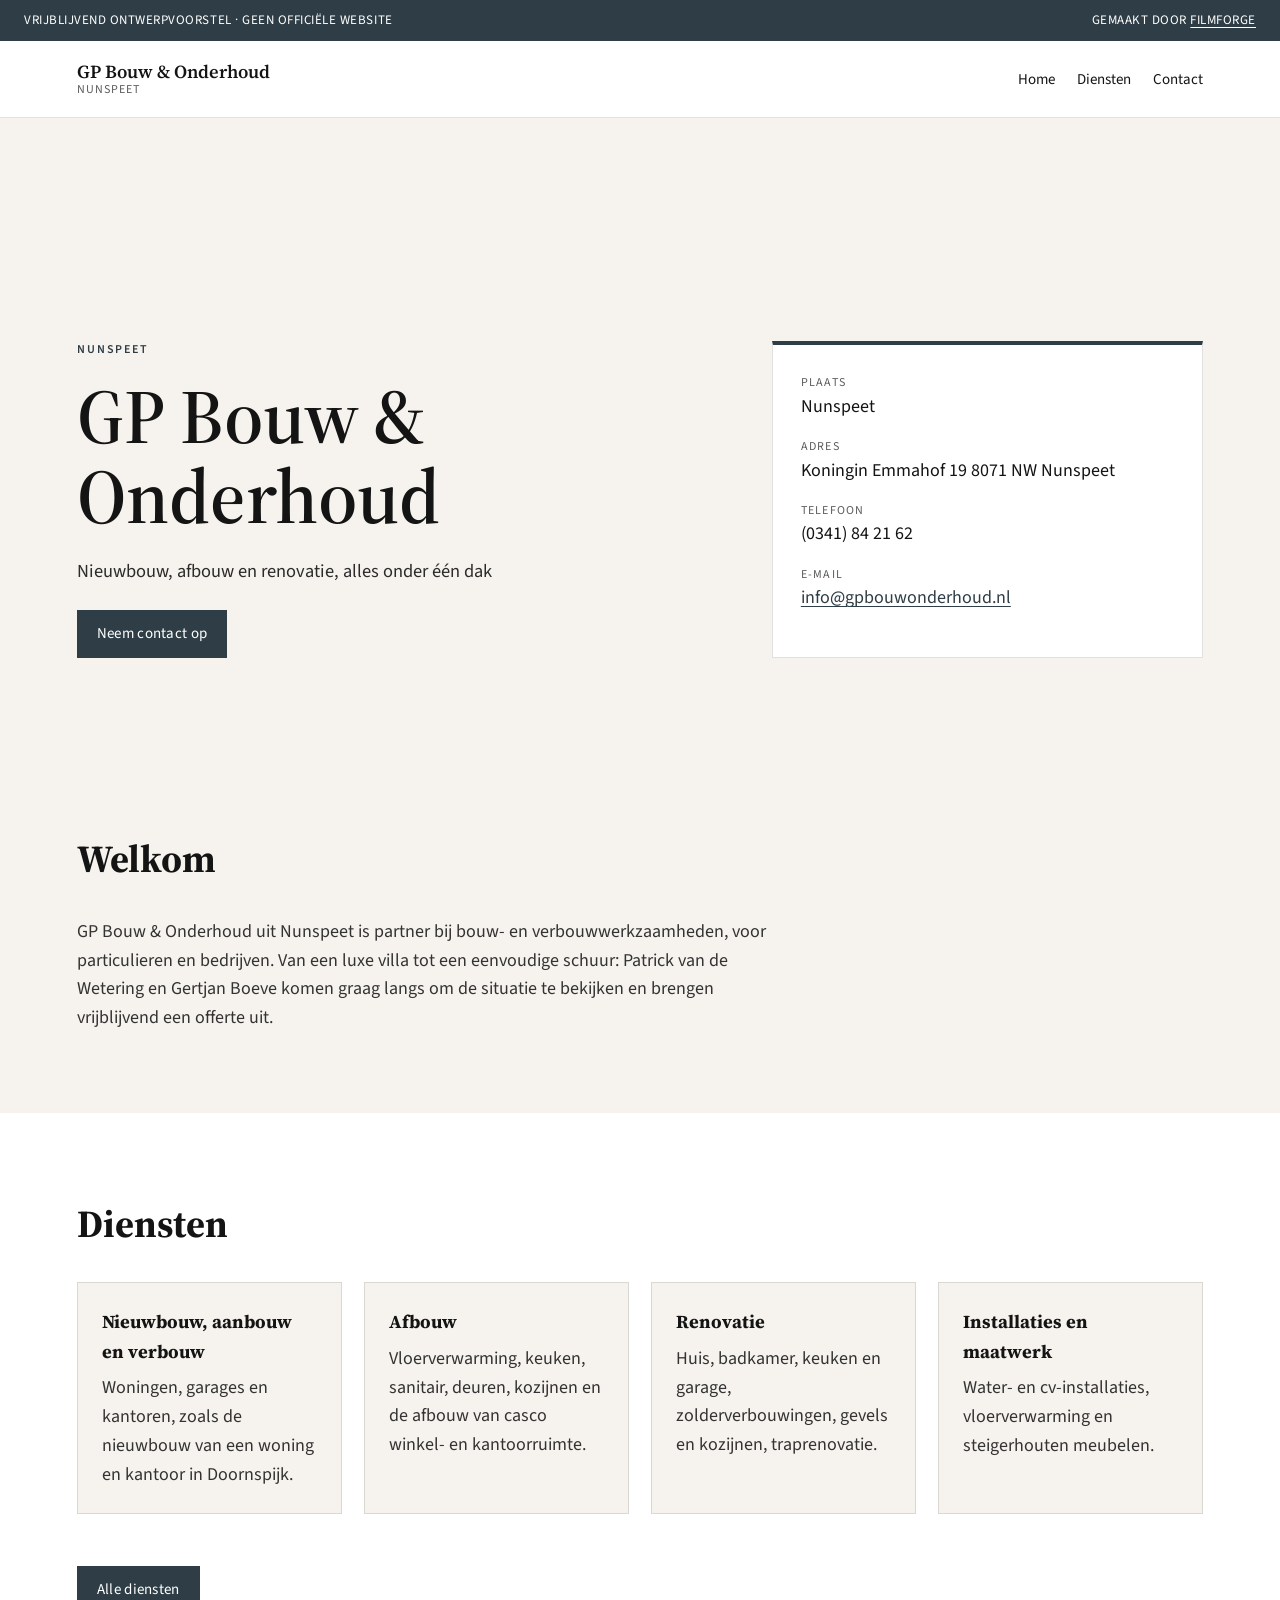
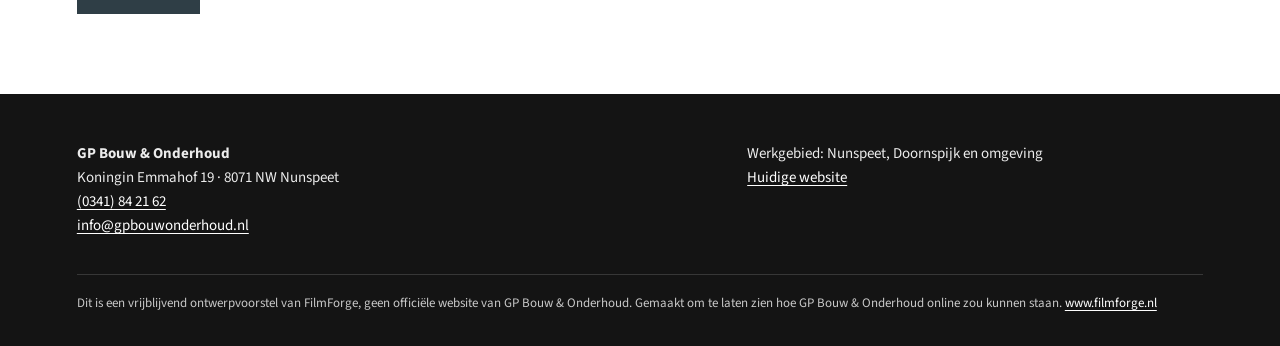
<file: index.html>
<!doctype html>
<html lang="nl">
<head>
<meta charset="utf-8">
<meta name="viewport" content="width=device-width, initial-scale=1">
<meta name="robots" content="noindex,nofollow">
<title>GP Bouw &amp; Onderhoud · Nunspeet</title>
<meta name="description" content="GP Bouw &amp; Onderhoud in Nunspeet — vrijblijvend ontwerpvoorstel van FilmForge.">
<link rel="preconnect" href="https://fonts.googleapis.com">
<link rel="preconnect" href="https://fonts.gstatic.com" crossorigin>
<link href="https://fonts.googleapis.com/css2?family=Source+Sans+3:wght@400;600&family=Source+Serif+4:opsz,wght@8..60,500;8..60,600&display=swap" rel="stylesheet">
<link rel="stylesheet" href="style.css">
</head>
<body>
<div class="ff-banner">
  <span>Vrijblijvend ontwerpvoorstel · geen officiële website</span>
  <span>Gemaakt door <a href="https://www.filmforge.nl" rel="noopener">FilmForge</a></span>
</div>
<header class="nav">
  <a class="brand" href="index.html">GP Bouw &amp; Onderhoud<small>Nunspeet</small></a>
  <nav>
    <ul>
      <li><a href="index.html" aria-current="page">Home</a></li>
      <li><a href="diensten.html">Diensten</a></li>
      <li><a href="contact.html">Contact</a></li>
    </ul>
  </nav>
</header>

<section class="hero">
  <div>
    <p class="eyebrow">Nunspeet</p>
    <h1>GP Bouw &amp; Onderhoud</h1>
    <p class="lede">Nieuwbouw, afbouw en renovatie, alles onder één dak</p>
    <a class="cta" href="contact.html">Neem contact op</a>
  </div>
  
    <aside class="hero-aside">
      <dl>
        <dt>Plaats</dt><dd>Nunspeet</dd>
        <dt>Adres</dt><dd>Koningin Emmahof 19 8071 NW Nunspeet</dd>
        <dt>Telefoon</dt><dd>(0341) 84 21 62</dd>
        <dt>E-mail</dt><dd><a href="mailto:info@gpbouwonderhoud.nl">info@gpbouwonderhoud.nl</a></dd>
      </dl>
    </aside>
</section>
<section class="section">
  <div class="prose">
    <h2>Welkom</h2>
    <p>GP Bouw &amp; Onderhoud uit Nunspeet is partner bij bouw- en verbouwwerkzaamheden, voor particulieren en bedrijven. Van een luxe villa tot een eenvoudige schuur: Patrick van de Wetering en Gertjan Boeve komen graag langs om de situatie te bekijken en brengen vrijblijvend een offerte uit.</p>
  </div>
</section>
<section class="section alt">
  <h2>Diensten</h2>
  <div class="grid"><article class="card"><h3>Nieuwbouw, aanbouw en verbouw</h3><p>Woningen, garages en kantoren, zoals de nieuwbouw van een woning en kantoor in Doornspijk.</p></article>
<article class="card"><h3>Afbouw</h3><p>Vloerverwarming, keuken, sanitair, deuren, kozijnen en de afbouw van casco winkel- en kantoorruimte.</p></article>
<article class="card"><h3>Renovatie</h3><p>Huis, badkamer, keuken en garage, zolderverbouwingen, gevels en kozijnen, traprenovatie.</p></article>
<article class="card"><h3>Installaties en maatwerk</h3><p>Water- en cv-installaties, vloerverwarming en steigerhouten meubelen.</p></article></div>
  <p style="margin-top:28px"><a class="cta" href="diensten.html">Alle diensten</a></p>
</section>

<footer class="site">
  <div class="footer-grid">
    <div>
      <strong>GP Bouw &amp; Onderhoud</strong>
      <p>Koningin Emmahof 19 · 8071 NW Nunspeet</p>
      <p><a href="tel:(0341)842162">(0341) 84 21 62</a></p>
      <p><a href="mailto:info@gpbouwonderhoud.nl">info@gpbouwonderhoud.nl</a></p>
    </div>
    <div>
      <p>Werkgebied: Nunspeet, Doornspijk en omgeving</p>
      <p><a href="https://gpbouwonderhoud.nl/">Huidige website</a></p>
    </div>
  </div>
  <p class="ff-note">Dit is een vrijblijvend ontwerpvoorstel van FilmForge, geen officiële website van GP Bouw &amp; Onderhoud. Gemaakt om te laten zien hoe GP Bouw &amp; Onderhoud online zou kunnen staan. <a href="https://www.filmforge.nl">www.filmforge.nl</a></p>
</footer>
</body>
</html>
</file>
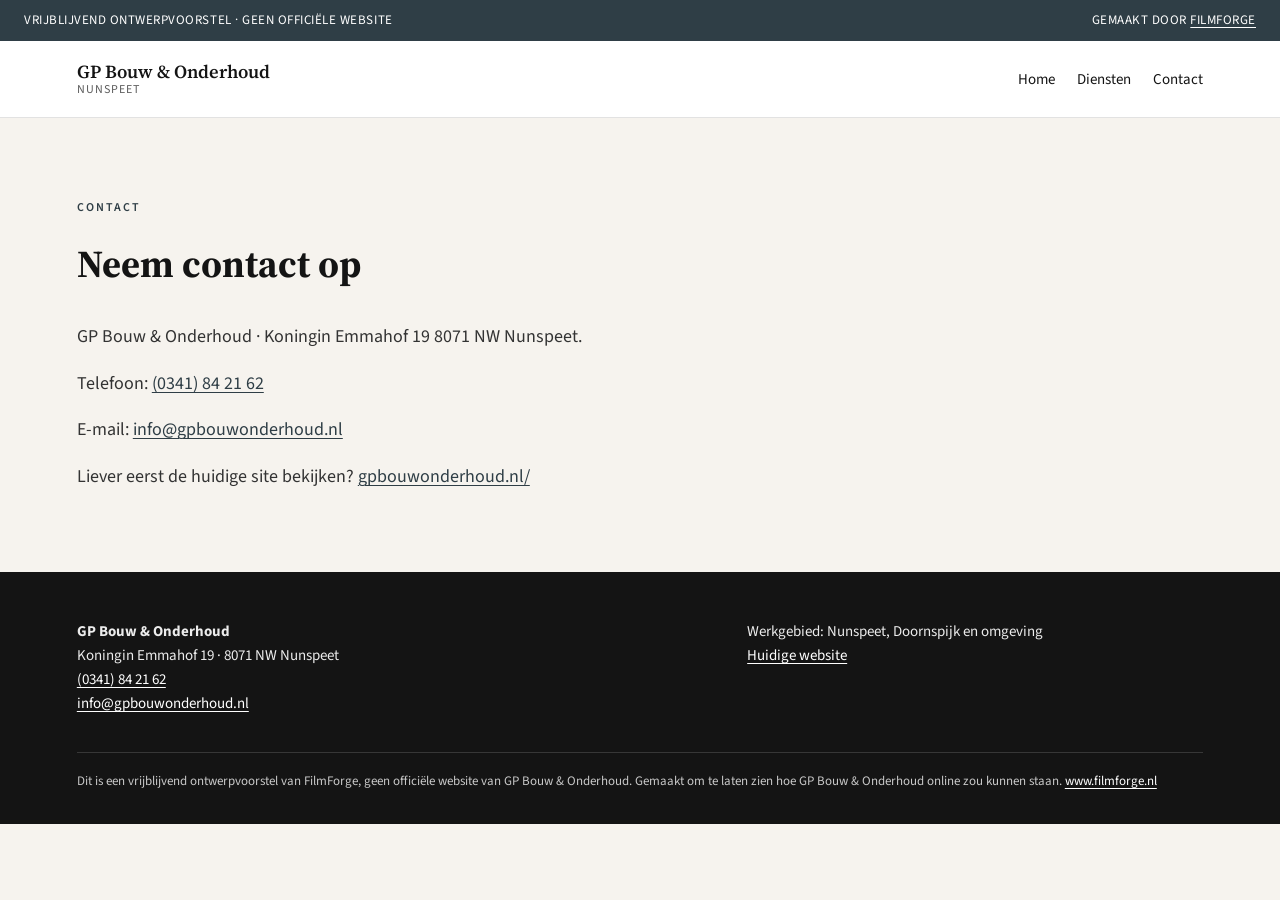
<file: contact.html>
<!doctype html>
<html lang="nl">
<head>
<meta charset="utf-8">
<meta name="viewport" content="width=device-width, initial-scale=1">
<meta name="robots" content="noindex,nofollow">
<title>Contact · GP Bouw &amp; Onderhoud</title>
<meta name="description" content="GP Bouw &amp; Onderhoud in Nunspeet — vrijblijvend ontwerpvoorstel van FilmForge.">
<link rel="preconnect" href="https://fonts.googleapis.com">
<link rel="preconnect" href="https://fonts.gstatic.com" crossorigin>
<link href="https://fonts.googleapis.com/css2?family=Source+Sans+3:wght@400;600&family=Source+Serif+4:opsz,wght@8..60,500;8..60,600&display=swap" rel="stylesheet">
<link rel="stylesheet" href="style.css">
</head>
<body>
<div class="ff-banner">
  <span>Vrijblijvend ontwerpvoorstel · geen officiële website</span>
  <span>Gemaakt door <a href="https://www.filmforge.nl" rel="noopener">FilmForge</a></span>
</div>
<header class="nav">
  <a class="brand" href="index.html">GP Bouw &amp; Onderhoud<small>Nunspeet</small></a>
  <nav>
    <ul>
      <li><a href="index.html">Home</a></li>
      <li><a href="diensten.html">Diensten</a></li>
      <li><a href="contact.html" aria-current="page">Contact</a></li>
    </ul>
  </nav>
</header>

<section class="section">
  <p class="eyebrow">Contact</p>
  <h2>Neem contact op</h2>
  <div class="prose">
    <p>GP Bouw &amp; Onderhoud · Koningin Emmahof 19 8071 NW Nunspeet.</p>
    <p>Telefoon: <a href='tel:(0341)842162'>(0341) 84 21 62</a></p>
    <p>E-mail: <a href="mailto:info@gpbouwonderhoud.nl">info@gpbouwonderhoud.nl</a></p>
    
    <p>Liever eerst de huidige site bekijken? <a href="https://gpbouwonderhoud.nl/">gpbouwonderhoud.nl/</a></p>
  </div>
</section>

<footer class="site">
  <div class="footer-grid">
    <div>
      <strong>GP Bouw &amp; Onderhoud</strong>
      <p>Koningin Emmahof 19 · 8071 NW Nunspeet</p>
      <p><a href="tel:(0341)842162">(0341) 84 21 62</a></p>
      <p><a href="mailto:info@gpbouwonderhoud.nl">info@gpbouwonderhoud.nl</a></p>
    </div>
    <div>
      <p>Werkgebied: Nunspeet, Doornspijk en omgeving</p>
      <p><a href="https://gpbouwonderhoud.nl/">Huidige website</a></p>
    </div>
  </div>
  <p class="ff-note">Dit is een vrijblijvend ontwerpvoorstel van FilmForge, geen officiële website van GP Bouw &amp; Onderhoud. Gemaakt om te laten zien hoe GP Bouw &amp; Onderhoud online zou kunnen staan. <a href="https://www.filmforge.nl">www.filmforge.nl</a></p>
</footer>
</body>
</html>
</file>
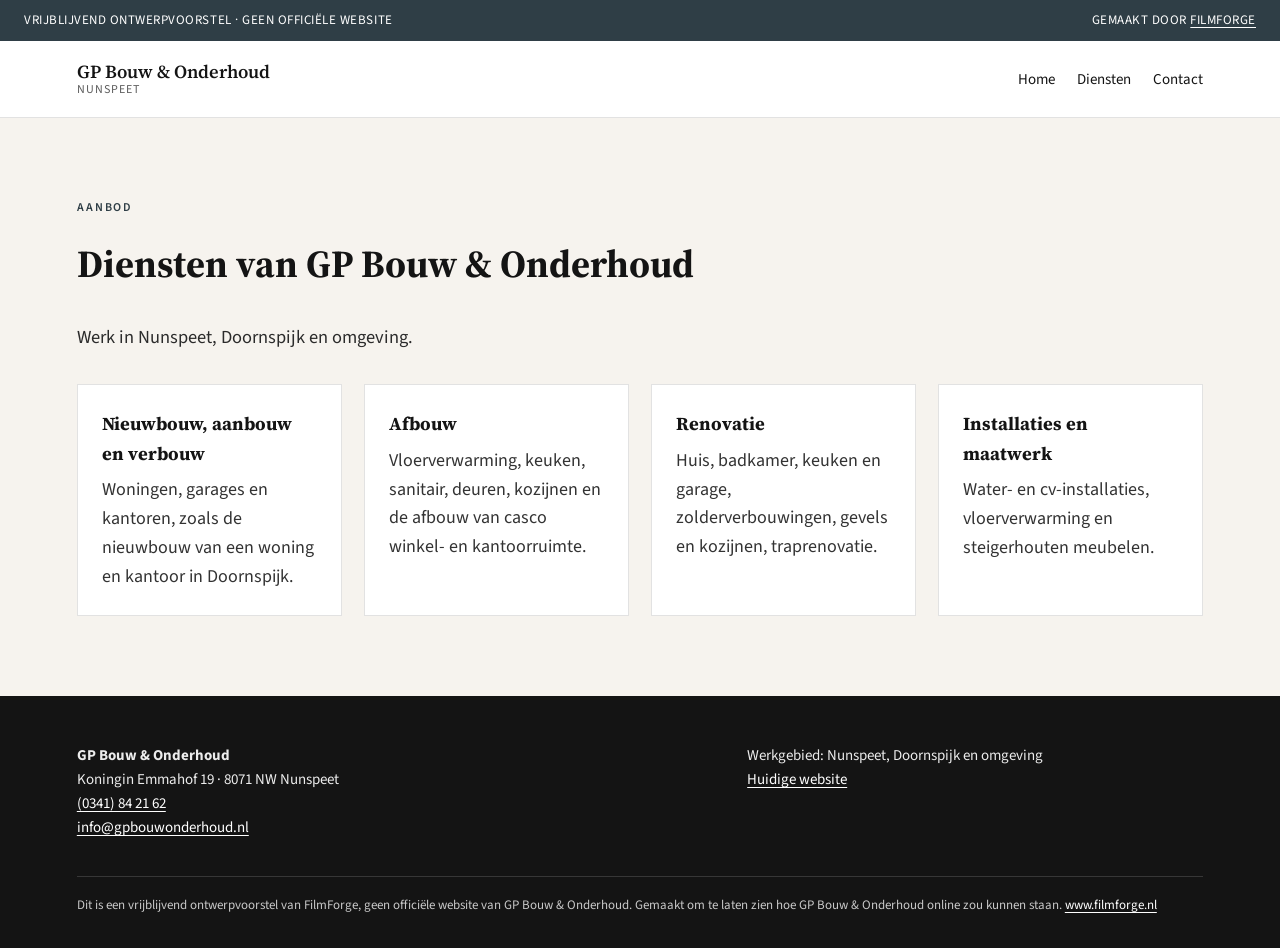
<file: diensten.html>
<!doctype html>
<html lang="nl">
<head>
<meta charset="utf-8">
<meta name="viewport" content="width=device-width, initial-scale=1">
<meta name="robots" content="noindex,nofollow">
<title>Diensten · GP Bouw &amp; Onderhoud</title>
<meta name="description" content="GP Bouw &amp; Onderhoud in Nunspeet — vrijblijvend ontwerpvoorstel van FilmForge.">
<link rel="preconnect" href="https://fonts.googleapis.com">
<link rel="preconnect" href="https://fonts.gstatic.com" crossorigin>
<link href="https://fonts.googleapis.com/css2?family=Source+Sans+3:wght@400;600&family=Source+Serif+4:opsz,wght@8..60,500;8..60,600&display=swap" rel="stylesheet">
<link rel="stylesheet" href="style.css">
</head>
<body>
<div class="ff-banner">
  <span>Vrijblijvend ontwerpvoorstel · geen officiële website</span>
  <span>Gemaakt door <a href="https://www.filmforge.nl" rel="noopener">FilmForge</a></span>
</div>
<header class="nav">
  <a class="brand" href="index.html">GP Bouw &amp; Onderhoud<small>Nunspeet</small></a>
  <nav>
    <ul>
      <li><a href="index.html">Home</a></li>
      <li><a href="diensten.html" aria-current="page">Diensten</a></li>
      <li><a href="contact.html">Contact</a></li>
    </ul>
  </nav>
</header>

<section class="section">
  <p class="eyebrow">Aanbod</p>
  <h2>Diensten van GP Bouw &amp; Onderhoud</h2>
  <p class="lede" style="margin-bottom:32px">Werk in Nunspeet, Doornspijk en omgeving.</p>
  <div class="grid"><article class="card"><h3>Nieuwbouw, aanbouw en verbouw</h3><p>Woningen, garages en kantoren, zoals de nieuwbouw van een woning en kantoor in Doornspijk.</p></article>
<article class="card"><h3>Afbouw</h3><p>Vloerverwarming, keuken, sanitair, deuren, kozijnen en de afbouw van casco winkel- en kantoorruimte.</p></article>
<article class="card"><h3>Renovatie</h3><p>Huis, badkamer, keuken en garage, zolderverbouwingen, gevels en kozijnen, traprenovatie.</p></article>
<article class="card"><h3>Installaties en maatwerk</h3><p>Water- en cv-installaties, vloerverwarming en steigerhouten meubelen.</p></article></div>
</section>

<footer class="site">
  <div class="footer-grid">
    <div>
      <strong>GP Bouw &amp; Onderhoud</strong>
      <p>Koningin Emmahof 19 · 8071 NW Nunspeet</p>
      <p><a href="tel:(0341)842162">(0341) 84 21 62</a></p>
      <p><a href="mailto:info@gpbouwonderhoud.nl">info@gpbouwonderhoud.nl</a></p>
    </div>
    <div>
      <p>Werkgebied: Nunspeet, Doornspijk en omgeving</p>
      <p><a href="https://gpbouwonderhoud.nl/">Huidige website</a></p>
    </div>
  </div>
  <p class="ff-note">Dit is een vrijblijvend ontwerpvoorstel van FilmForge, geen officiële website van GP Bouw &amp; Onderhoud. Gemaakt om te laten zien hoe GP Bouw &amp; Onderhoud online zou kunnen staan. <a href="https://www.filmforge.nl">www.filmforge.nl</a></p>
</footer>
</body>
</html>
</file>
<file: style.css>
:root {
  --ink: #141414;
  --muted: #5c5c5c;
  --paper: #f6f3ee;
  --card: #ffffff;
  --accent: #2f3e46;
  --accent-2: #2f3e462;
  --line: rgba(20,20,20,.12);
}
* { box-sizing: border-box; margin: 0; padding: 0; }
html { scroll-behavior: smooth; }
body {
  font-family: "Source Sans 3", "Segoe UI", sans-serif;
  color: var(--ink);
  background: var(--paper);
  line-height: 1.6;
  font-size: 18px;
}
a { color: var(--accent); text-decoration-thickness: 1px; text-underline-offset: 3px; }
img { max-width: 100%; }
.ff-banner {
  background: var(--accent);
  color: #fff;
  font-size: 13px;
  letter-spacing: .04em;
  text-transform: uppercase;
  padding: 10px 24px;
  display: flex;
  justify-content: space-between;
  gap: 16px;
  flex-wrap: wrap;
}
.ff-banner a { color: #fff; }
header.nav {
  display: flex;
  align-items: center;
  justify-content: space-between;
  gap: 24px;
  padding: 20px 6vw;
  border-bottom: 1px solid var(--line);
  background: var(--card);
  position: sticky;
  top: 0;
  z-index: 10;
}
.brand {
  font-family: "Source Serif 4", Georgia, serif;
  font-weight: 600;
  font-size: 1.15rem;
  color: var(--ink);
  text-decoration: none;
  line-height: 1.2;
}
.brand small { display: block; font-family: "Source Sans 3", sans-serif; font-weight: 400; font-size: 12px; letter-spacing: .08em; text-transform: uppercase; color: var(--muted); }
nav ul { display: flex; gap: 22px; list-style: none; flex-wrap: wrap; }
nav a { color: var(--ink); text-decoration: none; font-size: 15px; }
nav a:hover { color: var(--accent); }
.hero {
  padding: 12vh 6vw 10vh;
  display: grid;
  grid-template-columns: 1.2fr .8fr;
  gap: 48px;
  align-items: end;
  background:
    linear-gradient(120deg, rgba(255,255,255,.7), transparent 40%),
    radial-gradient(circle at 90% 10%, var(--accent-2), transparent 42%),
    radial-gradient(circle at 0% 100%, var(--accent), transparent 50%),
    var(--paper);
  min-height: 70vh;
}
.eyebrow { text-transform: uppercase; letter-spacing: .16em; font-size: 12px; color: var(--accent); font-weight: 600; margin-bottom: 16px; }
h1 {
  font-family: "Source Serif 4", Georgia, serif;
  font-size: clamp(2.4rem, 6vw, 5rem);
  line-height: 1.05;
  font-weight: 600;
  margin-bottom: 20px;
}
.lede { font-size: 1.15rem; max-width: 38rem; color: #2b2b2b; }
.hero-aside {
  background: var(--card);
  padding: 28px;
  border: 1px solid var(--line);
  border-top: 4px solid var(--accent);
}
.hero-aside dt { font-size: 12px; text-transform: uppercase; letter-spacing: .1em; color: var(--muted); }
.hero-aside dd { margin: 0 0 16px; }
.section { padding: 80px 6vw; }
.section.alt { background: var(--card); }
.section h2 {
  font-family: "Source Serif 4", Georgia, serif;
  font-size: clamp(1.8rem, 3vw, 2.6rem);
  margin-bottom: 28px;
}
.grid {
  display: grid;
  grid-template-columns: repeat(auto-fit, minmax(240px, 1fr));
  gap: 22px;
}
.card {
  background: var(--card);
  border: 1px solid var(--line);
  padding: 24px;
}
.section.alt .card { background: var(--paper); }
.card h3 { font-size: 1.15rem; margin-bottom: 8px; font-family: "Source Serif 4", Georgia, serif; }
.card p, .prose p { color: #333; }
.prose { max-width: 44rem; }
.prose p + p { margin-top: 1em; }
.cta {
  display: inline-block;
  margin-top: 24px;
  background: var(--accent);
  color: #fff;
  text-decoration: none;
  padding: 12px 20px;
  font-size: 15px;
  letter-spacing: .02em;
}
.cta:hover { filter: brightness(1.08); }
footer.site {
  padding: 48px 6vw 32px;
  background: var(--ink);
  color: #ececec;
  font-size: 15px;
}
footer.site a { color: #fff; }
.footer-grid { display: grid; grid-template-columns: 1.4fr 1fr; gap: 32px; margin-bottom: 36px; }
.ff-note {
  border-top: 1px solid rgba(255,255,255,.15);
  padding-top: 18px;
  font-size: 13px;
  color: #c8c8c8;
}
@media (max-width: 800px) {
  .hero, .footer-grid { grid-template-columns: 1fr; }
  header.nav { flex-direction: column; align-items: flex-start; }
}
</file>
